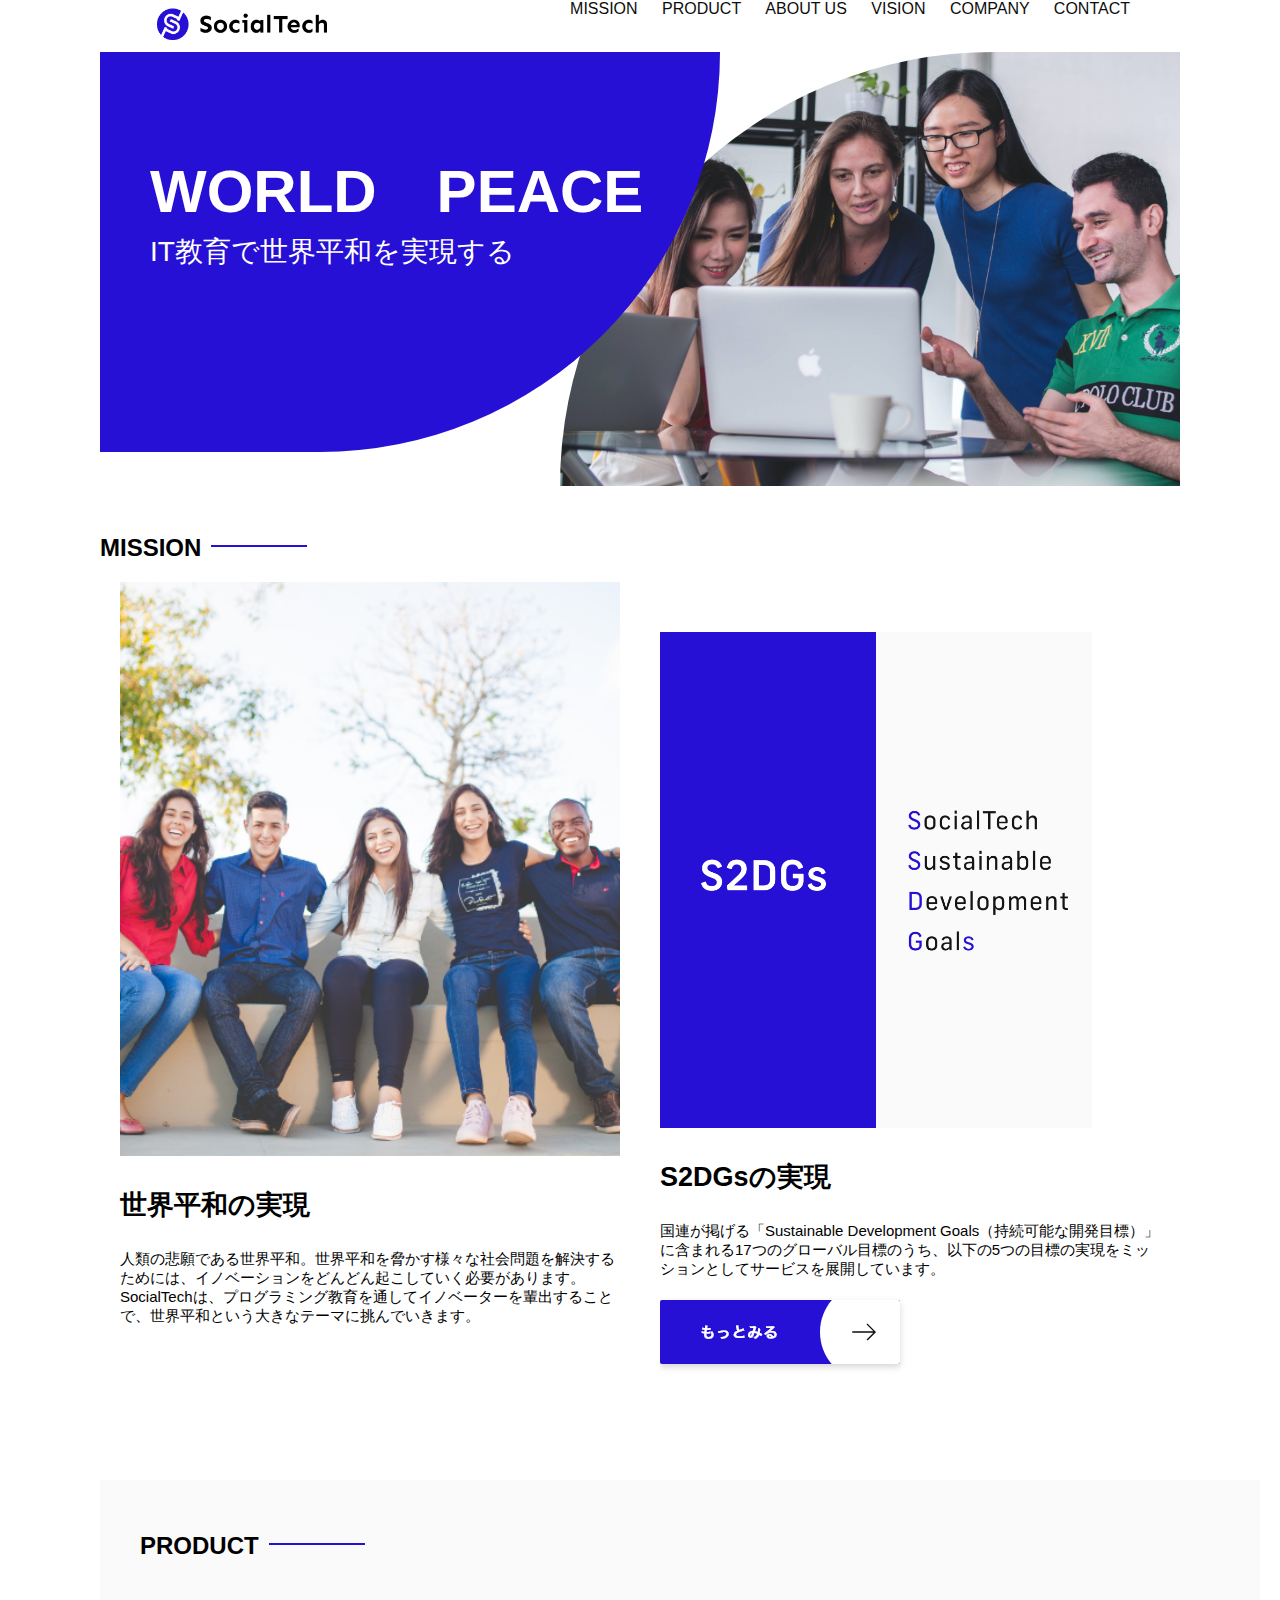
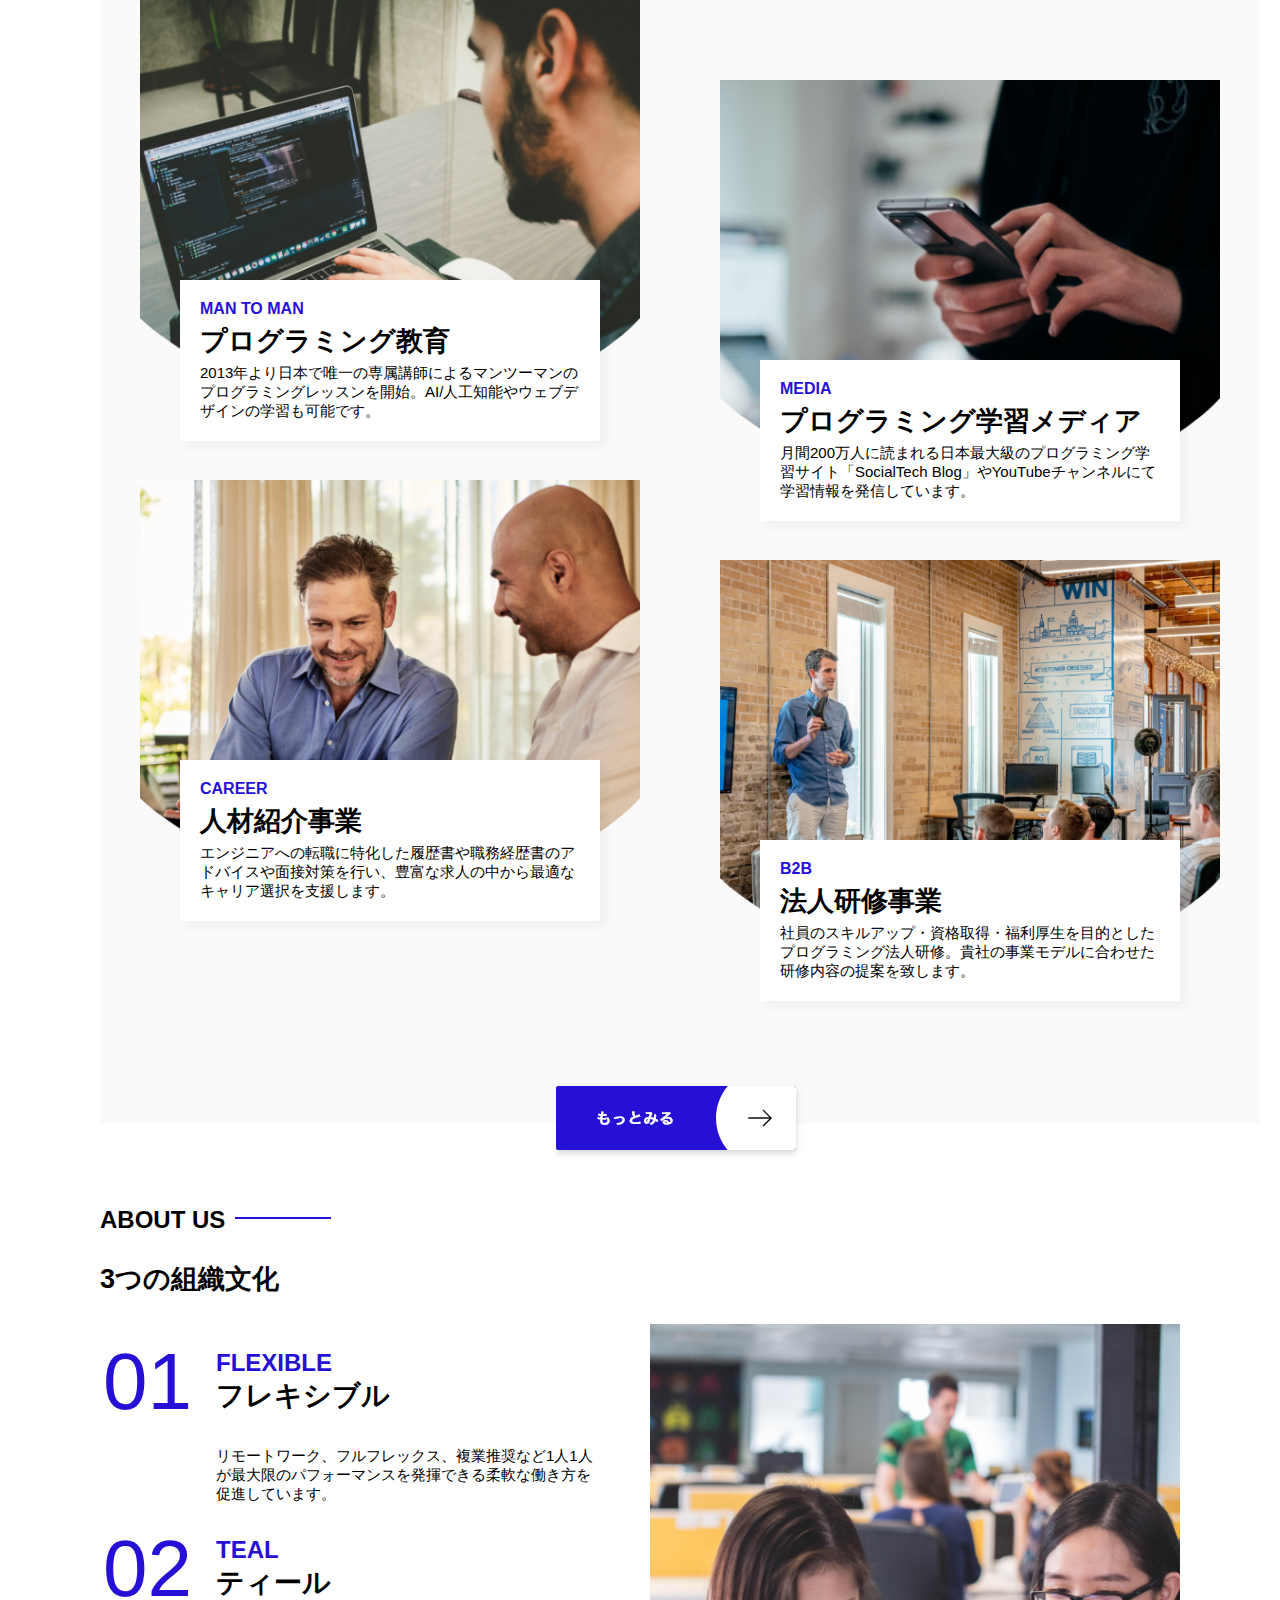
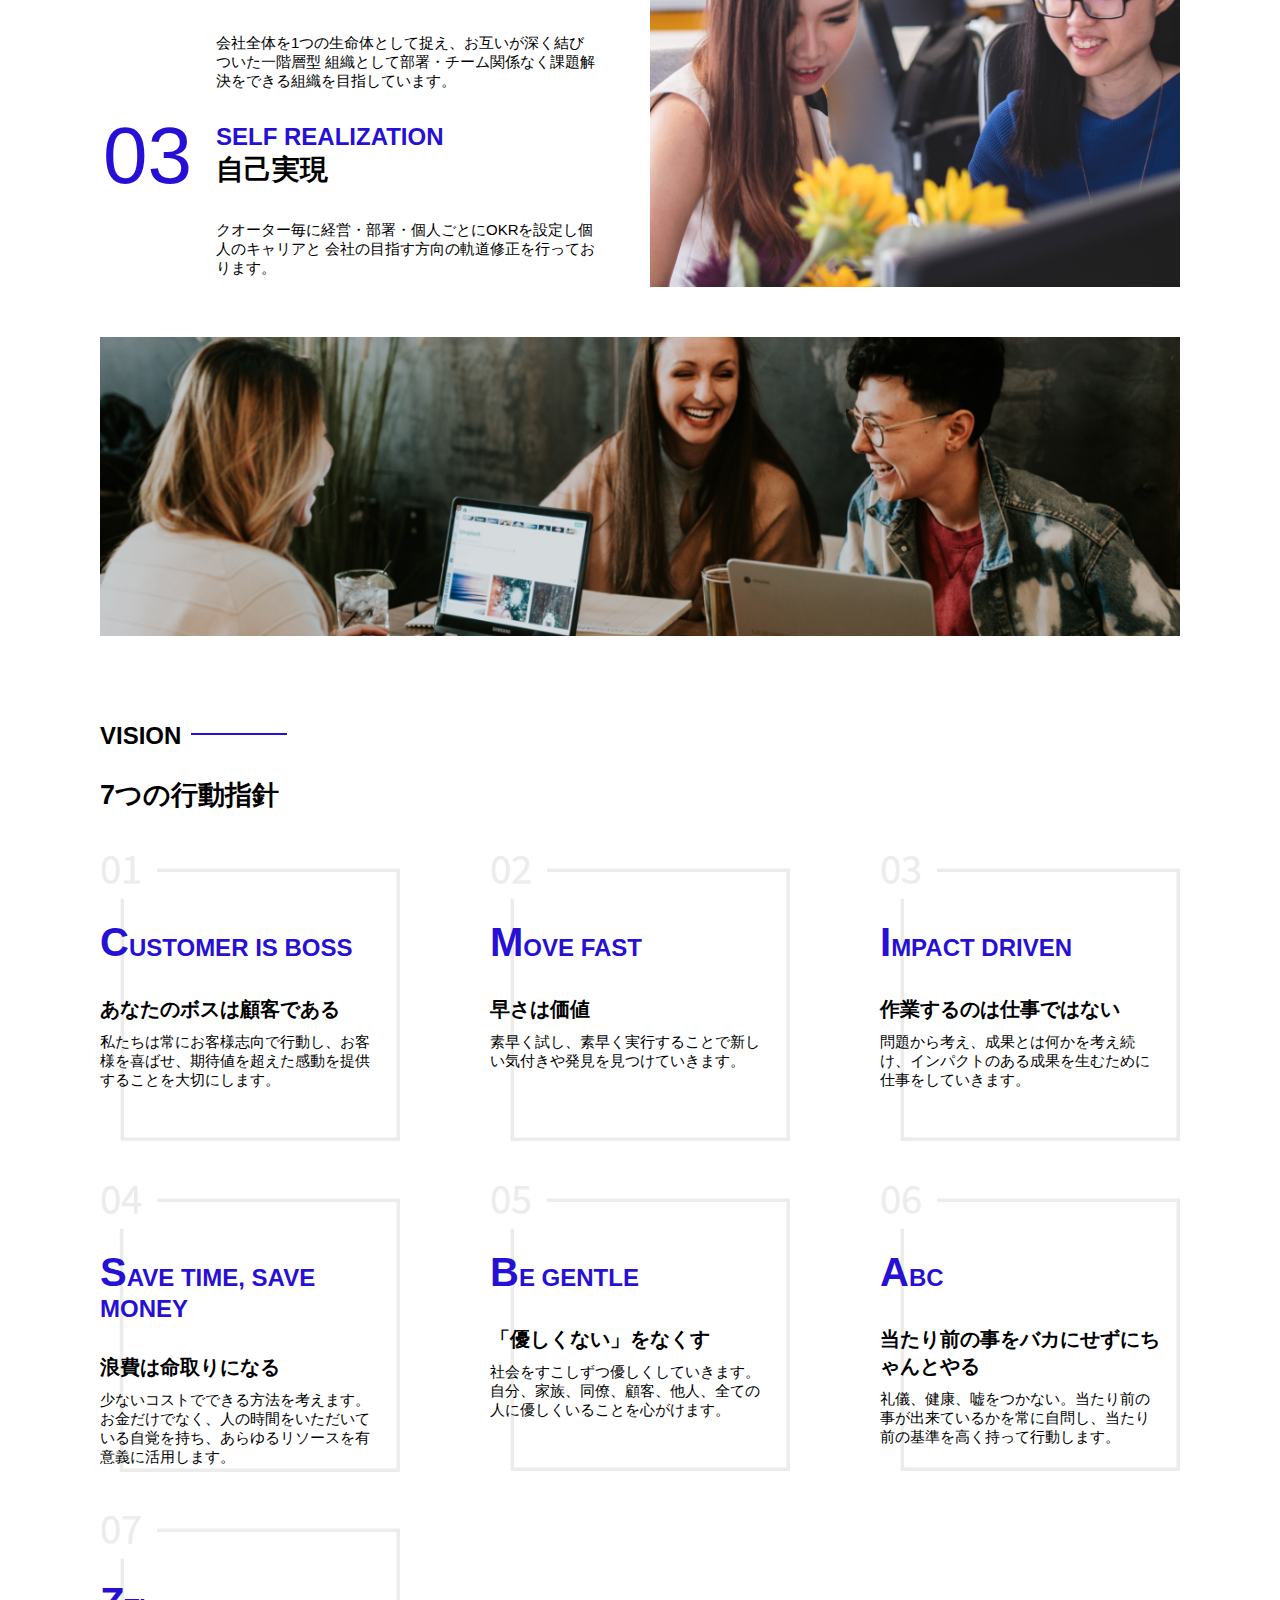
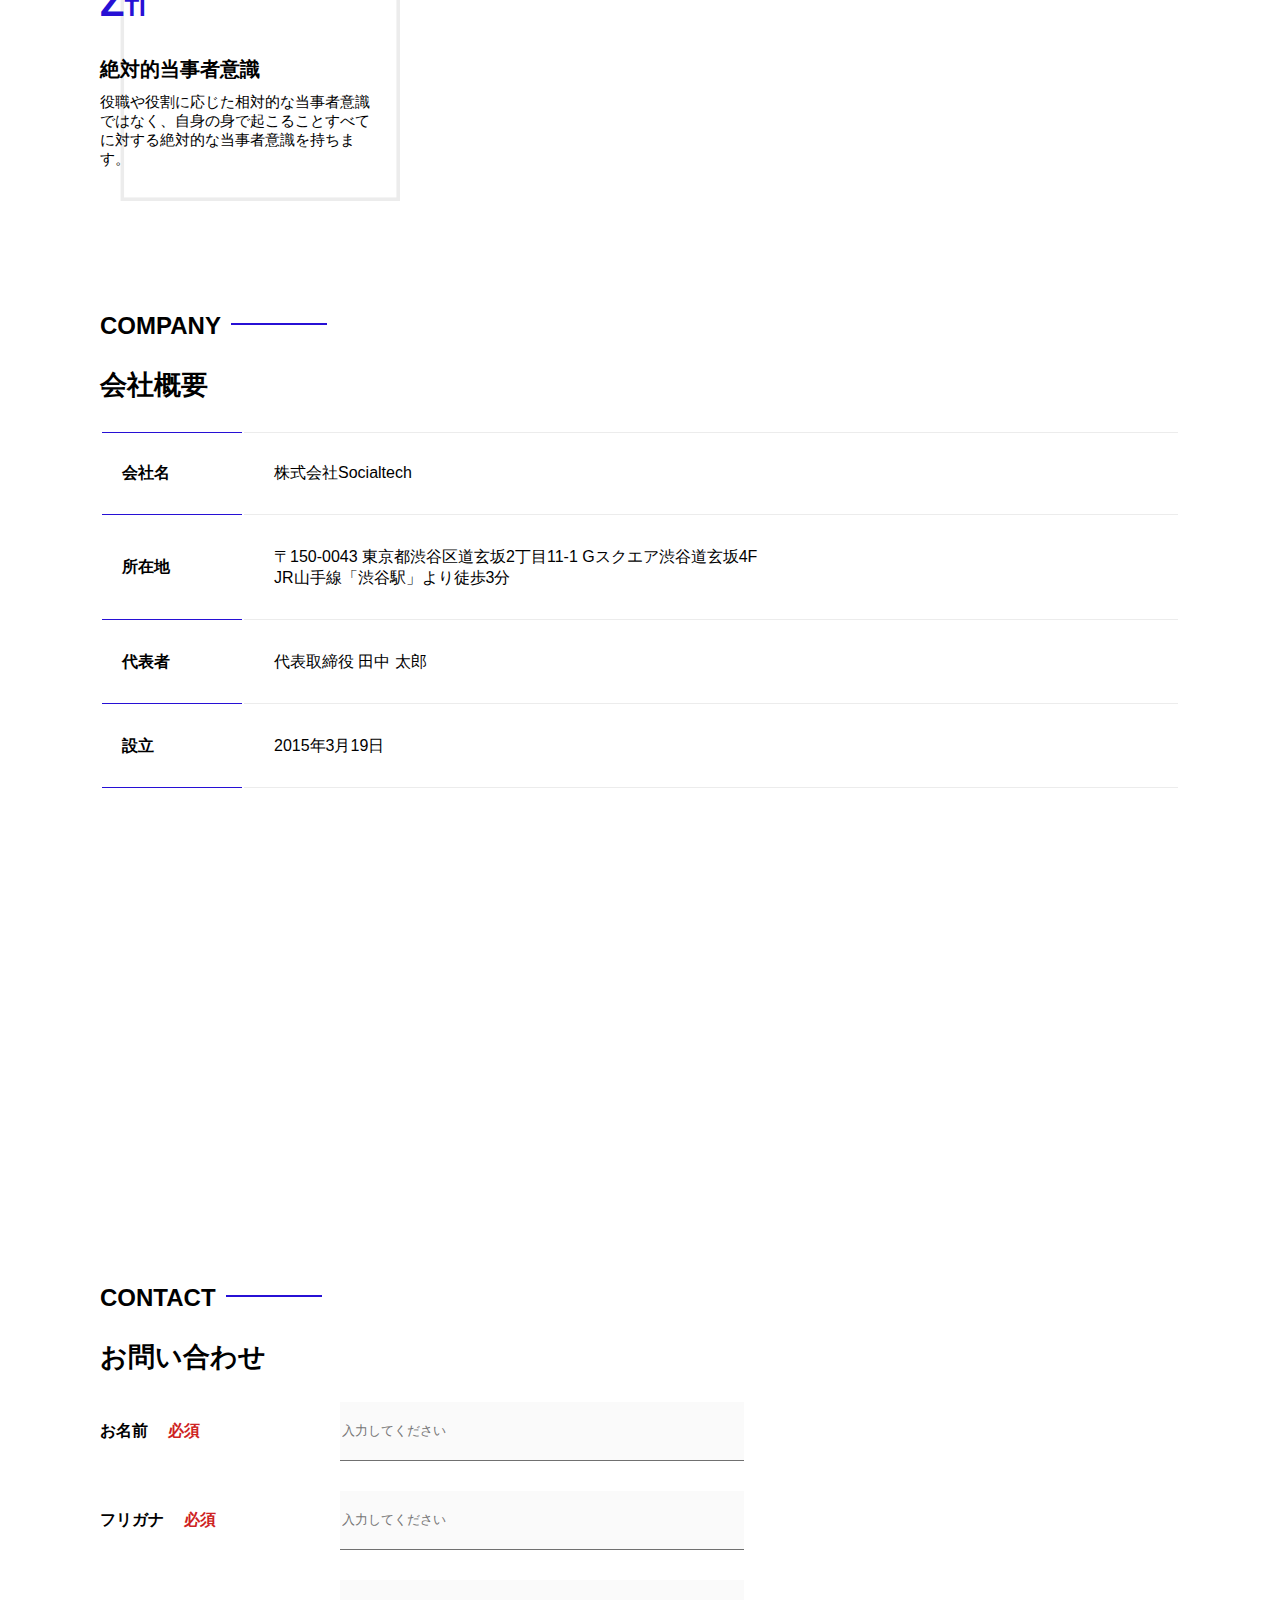
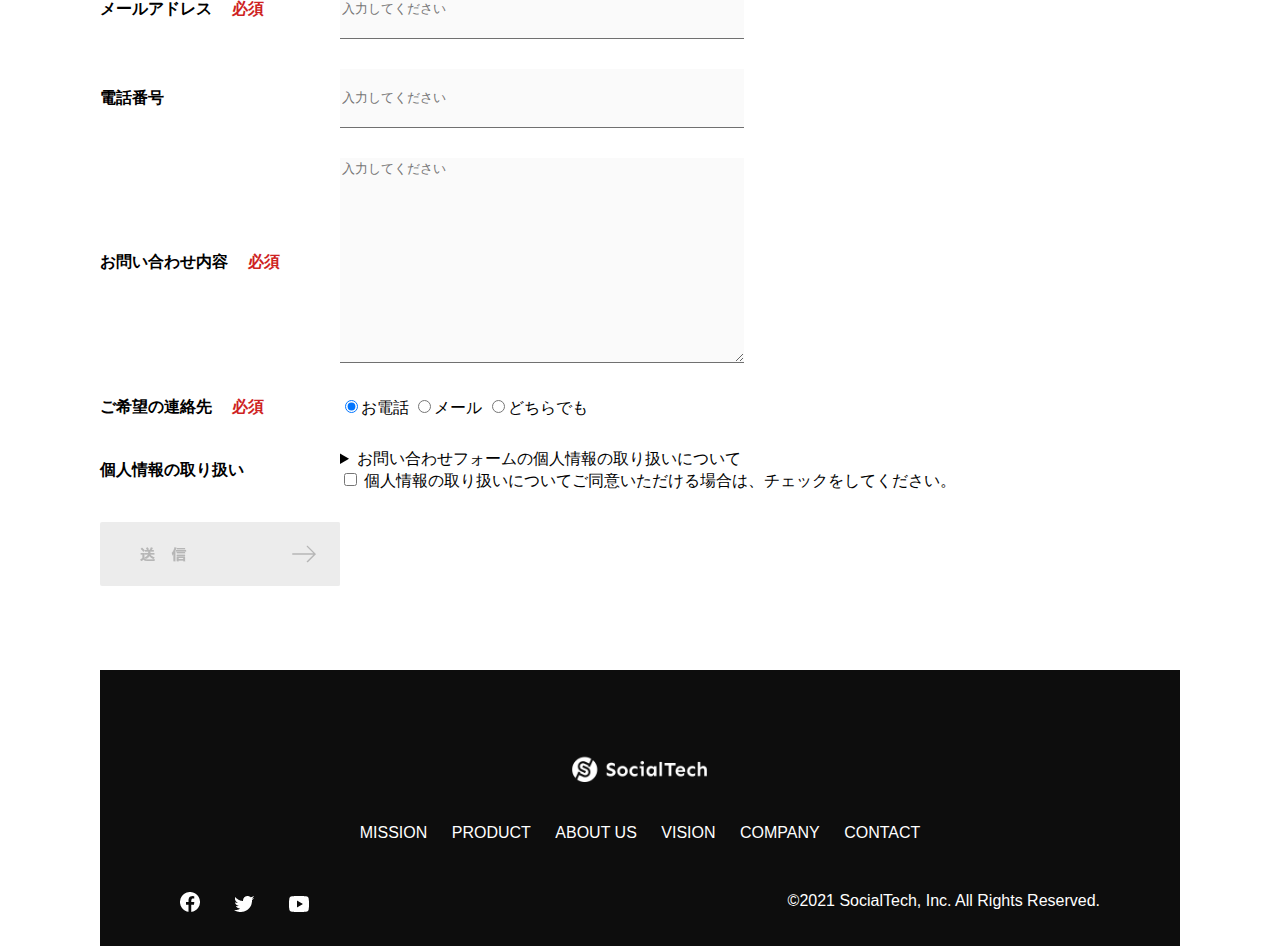
<file: index.html>
<!DOCTYPE html>
<html>
    <head>
        <title>SocialTech</title>
        <meta charset="utf-8">
        <meta description="SocialTechはEdTech業界のリーディングカンパニーを目指します。">
        <meta name="viewport" content="width=device-width,initial-scale=1.0">
            <link rel="stylesheet" href="style.css">
            <style>
                img:not([alt]) {
                  border: 10px solid red;
                }
              </style>
    </head>

    <body>
        <!--　ヘッダー　-->
        <header>
            <!--　ロゴ　-->
            <a href="index.html" id="logo"><img src="images/logo.png" alt="トップページに戻る"></a>

            <!--　PC用ナビゲーション　-->
            <nav id="nav-pc">
                <a href="mission.html">MISSION</a>
                <a href="product.html">PRODUCT</a>
                <a href="index.html#aboutus">ABOUT US</a>
                <a href="index.html#vision">VISION</a>
                <a href="index.html#company">COMPANY</a>
                <a href="index.html#contact">CONTACT</a>
            </nav>
            <!-- スマホ用メニューボタン -->
            <img id="menu-sp" src="images/button-menu.png" alt="ナビゲーションを開く" onclick="document.getElementById('nav-sp').style.display = 'block'">
            <!-- スマホ用ナビゲーション -->
            <nav id="nav-sp">
                <img id="close" src="images/button-close.png" alt="ナビゲーションを閉じる" onclick="document.getElementById('nav-sp').style.display = 'none'">
                <a id="logo-sp" href="index.html" onclick="document.getElementById('nav-sp').style.display = 'none'"><img
                    src="images/logo-sp.png" alt="トップページに戻る"></a>
                <a class="menu" href="mission.html" onclick="document.getElementById('nav-sp').style.display = 'none'">MISSION</a>
                <a class="menu" href="product.html" onclick="document.getElementById('nav-sp').style.display = 'none'">PRODUCT</a>
                <a class="menu" href="index.html#aboutus" onclick="document.getElementById('nav-sp').style.display = 'none'">ABOUT US</a>
                <a class="menu" href="index.html#vision" onclick="document.getElementById('nav-sp').style.display = 'none'">VISION</a>
                <a class="menu" href="index.html#company" onclick="document.getElementById('nav-sp').style.display = 'none'">COMPANY</a>
                <a class="menu" href="index.html#contact" onclick="document.getElementById('nav-sp').style.display = 'none'">CONTACT</a>
                <div id="sns">
                    <a href="https://www.facebook.com/sejuku2013"><img src="images/button-facebook.png" alt="Facebookのリンク"></a>
                    <a href="https://twitter.com/samuraijuku"><img src="images/button-twitter.png" alt="Twitterのリンク"></a>
                    <a href="https://www.youtube.com/channel/UCCFOQO5aDK0xXam4cUQXT8g"><img src="images/button-youtube.png" alt="Youtubeのリンク"></a>
                </div>
            </nav>
        </header>
            <main>
                <article>
                    <!--　メインビジュアル　-->
                    <section id="main-visual">
                        <div id="main-message">
                            <h1>WORLD　PEACE</h1>
                        <p>IT教育で世界平和を実現する</p>
                        </div>
                        <img src="images/index/index-main.png" alt="PCの周りに集まる多国籍の仲間たち">
                    </section>

                        <!--　ミッション　-->
                        <section id="mission">
                            <h2 class="index-h2">MISSION</h2>
                            <div id="mission-flex">
                             <div>
                                 <img id="mission-photo" src="images/index/index-mission.png" alt="屋外のベンチで写真を撮影する多国籍の仲間たち">
                                 <h3>世界平和の実現</h3>
                                 <P>
                                    人類の悲願である世界平和。世界平和を脅かす様々な社会問題を解決するためには、イノベーションをどんどん起こしていく必要があります。SocialTechは、プログラミング教育を通してイノベーターを輩出することで、世界平和という大きなテーマに挑んでいきます。
                                 </P>
                             </div>
                             <div>
                                 <img id="s2dgs" src="images/index/s2dgs.png" alt="S2DGs">
                                 <h3>S2DGsの実現</h3>
                                 <p>
                                    国連が掲げる「Sustainable Development Goals（持続可能な開発目標）」に含まれる17つのグローバル目標のうち、以下の5つの目標の実現をミッションとしてサービスを展開しています。
                                 </p>
                                 <a href="mission.html">
                                     <img src="images/button-more.png" alt="もっとみる">
                                 </a>
                             </div>
                            </div>
                        </section>

                        <!--　プロダクト　-->
                        <section id="product">
                            <h2 class="index-h2">PRODUCT</h2>

                            <div>
                                <!--　プロダクト左側　-->
                                <div id="product-left">
                                    <div>
                                        <img class="product-photo" src="images/index/index-mantoman.png" alt="PCでコードを書く男性">
                                        <div class="product-explain">
                                            <span>MAN TO MAN</span>
                                            <h3>プログラミング教育</h3>
                                            <p>2013年より日本で唯一の専属講師によるマンツーマンのプログラミングレッスンを開始。AI/人工知能やウェブデザインの学習も可能です。</p>
                                        </div>
                                    </div>
                                    <div>
                                        <img class="product-photo" src="images/index/index-career.png" alt="笑顔で話し合う2人の男性">
                                        <div class="product-explain">
                                            <span>CAREER</span>
                                            <h3>人材紹介事業</h3>
                                            <p>エンジニアへの転職に特化した履歴書や職務経歴書のアドバイスや面接対策を行い、豊富な求人の中から最適なキャリア選択を支援します。</p>
                                        </div>
                                    </div>
                                </div>
                                <!--　プロダクト右側　-->
                                <div id="product-right">
                                    <div>
                                        <img class="product-photo" src="images/index/index-media.png" alt="スマートフォンを操作する人">
                                        <div class="product-explain">
                                            <span>MEDIA</span>
                                            <h3>プログラミング学習メディア</h3>
                                            <p>月間200万人に読まれる日本最大級のプログラミング学習サイト「SocialTech Blog」やYouTubeチャンネルにて学習情報を発信しています。</p>
                                        </div>
                                    </div>
                                    <div>
                                        <img class="product-photo" src="images/index/index-b2b.png" alt="講演中の男性とそれを聴く人々">
                                        <div class="product-explain">
                                            <span>B2B</span>
                                            <h3>法人研修事業</h3>
                                            <p>社員のスキルアップ・資格取得・福利厚生を目的としたプログラミング法人研修。貴社の事業モデルに合わせた研修内容の提案を致します。</p>
                                        </div>
                                    </div>
                                </div>
                            </div>
                            <div>
                                <a id="product-more" href="product.html">
                                    <img src="images/button-more.png" alt="もっとみる">
                                </a>
                            </div>     
                        </section>

                        <!---ABOUT US-->
                        <section id="aboutus">
                            <h2 class="index-h2">ABOUT US</h2>
                            <h3>3つの組織文化</h3>
                            <div>
                                <!--　表　-->
                                <table class="culture-table">
                                    <tr>
                                        <td>
                                            <span class="culture-num">01</span>
                                        </td>
                                        <td>
                                            <span class="culture-en">FLEXIBLE</span>
                                            <span class="culture-jp">フレキシブル</span>
                                        </td>
                                    </tr>
                                    <tr>
                                        <td>
                                            <!--空のセル-->
                                        </td>
                                        <td>
                                            <p class="culture-description">
                                                リモートワーク、フルフレックス、複業推奨など1人1人が最大限のパフォーマンスを発揮できる柔軟な働き方を促進しています。
                                            </p>
                                        </td>
                                    </tr>
                                    <tr>
                                        <td>
                                            <span class="culture-num">02</span>
                                        </td>
                                        <td>
                                            <span class="culture-en">TEAL</span>
                                            <span class="culture-jp">ティール</span>
                                        </td>
                                    </tr>
                                    <tr>
                                        <td>
                                            <!--空のセル-->
                                        </td>
                                        <td>
                                            <p class="culture-description">
                                                会社全体を1つの生命体として捉え、お互いが深く結びついた一階層型
                                                組織として部署・チーム関係なく課題解決をできる組織を目指しています。
                                            </p>
                                        </td>
                                    </tr>
                                    <tr>
                                        <td>
                                            <span class="culture-num">03</span>
                                        </td>
                                        <td>
                                            <span class="culture-en">SELF REALIZATION</span>
                                            <span class="culture-jp">自己実現</span>
                                        </td>
                                    </tr>
                                    <tr>
                                        <td>
                                            <!--空のセル-->
                                        </td>
                                        <td>
                                            <p class="culture-description">
                                                クオーター毎に経営・部署・個人ごとにOKRを設定し個人のキャリアと
                                                会社の目指す方向の軌道修正を行っております。
                                            </p>
                                        </td>
                                    </tr>
                                </table>
                                    <img class="culture-img" src="images/index/index-aboutus1.png" alt="笑顔で話し合う2人の女性">
                            </div>
                                <img class="culture-img2" src="images/index/index-aboutus2.png" alt="笑顔で話し合う3人の男女">
                        </section>

                        <!-- VISION -->
                        <section id="vision">
                            <h2 class="index-h2">VISION</h2>
                            <h3>7つの行動指針</h3>
                            <div>
                              <div class="vision-box">
                                <img src="images/index/vision-01.png" alt="01">
                                <span>
                                  <h4>CUSTOMER IS BOSS</h4>
                                  <h5>あなたのボスは顧客である</h5>
                                  <p>私たちは常にお客様志向で行動し、お客様を喜ばせ、期待値を超えた感動を提供することを大切にします。</p>
                                </span>
                              </div>
                               <div class="vision-box">
                                 <img src="images/index/vision-02.png" alt="02">
                                 <span>
                                   <h4>MOVE FAST</h4>
                                   <h5>早さは価値</h5>
                                   <p>素早く試し、素早く実行することで新しい気付きや発見を見つけていきます。</p>
                                 </span>
                               </div>
                               <div class="vision-box">
                                 <img src="images/index/vision-03.png" alt="03">
                                 <span>
                                   <h4>IMPACT DRIVEN</h4>
                                   <h5>作業するのは仕事ではない</h5>
                                   <p>問題から考え、成果とは何かを考え続け、インパクトのある成果を生むために仕事をしていきます。</p>
                                 </span>
                               </div>
                               <div class="vision-box">
                                 <img src="images/index//vision-04.png" alt="04">
                                 <span>
                                   <h4>SAVE TIME, SAVE MONEY</h4>
                                   <h5>浪費は命取りになる</h5>
                                   <p>少ないコストでできる方法を考えます。お金だけでなく、人の時間をいただいている自覚を持ち、あらゆるリソースを有意義に活用します。</p>
                                 </span>
                               </div>
                               <div class="vision-box">
                                 <img src="images/index/vision-05.png" alt="05">
                                 <span>
                                   <h4>BE GENTLE</h4>
                                   <h5>「優しくない」をなくす</h5>
                                   <p>社会をすこしずつ優しくしていきます。自分、家族、同僚、顧客、他人、全ての人に優しくいることを心がけます。</p>
                                 </span>
                               </div>
                               <div class="vision-box">
                                 <img src="images/index/vision-06.png" alt="06">
                                 <span>
                                   <h4>ABC</h4>
                                   <h5>当たり前の事をバカにせずにちゃんとやる</h5>
                                   <p>礼儀、健康、嘘をつかない。当たり前の事が出来ているかを常に自問し、当たり前の基準を高く持って行動します。</p>
                                 </span>
                               </div>
                               <div class="vision-box">
                                 <img src="images/index/vision-07.png" alt="07">
                                 <span>
                                   <h4>ZTI</h4>
                                   <h5>絶対的当事者意識</h5>
                                   <p>役職や役割に応じた相対的な当事者意識ではなく、自身の身で起こることすべてに対する絶対的な当事者意識を持ちます。</p>
                                 </span>
                               </div>
                            </div>
                        </section>

                        <!-- COMPANY -->
                        <section id="company">
                            <h2 class="index-h2">COMPANY</h2>
                            <h3>会社概要</h3>
                                <table id="company-table">
                                    <tr>
                                        <th class="tableheader-first">会社名</th>
                                        <td class="cell-first">株式会社Socialtech</td>
                                    </tr>
                                    <tr>
                                        <th class="tableheader">所在地</th>
                                        <td class="cell">〒150-0043 東京都渋谷区道玄坂2丁目11-1 Gスクエア渋谷道玄坂4F<br>JR山手線「渋谷駅」より徒歩3分</td>
                                    </tr>
                                    <tr>
                                        <th class="tableheader">代表者</th>
                                        <td class="cell">代表取締役 田中 太郎</td>
                                    </tr>
                                    <tr>
                                        <th class="tableheader">設立</th>
                                        <td class="cell">2015年3月19日</td>
                                    </tr>
                                </table>
                                <iframe src="https://www.google.com/maps/embed?pb=!1m18!1m12!1m3!1d3241.774249905012!2d139.6940381652582!3d35.6579332301997!2m3!1f0!2f0!3f0!3m2!1i1024!2i768!4f13.1!3m3!1m2!1s0x6018f5209bb80c49%3A0x7abbc1a9d7d575eb!2z5qCq5byP5Lya56S-U0FNVVJBSQ!5e0!3m2!1sja!2sjp!4v1651300512917!5m2!1sja!2sjp" width="600" height="450" style="border:0;" allowfullscreen="" loading="lazy" referrerpolicy="no-referrer-when-downgrade"></iframe>
                        </section>

                        <!-- お問い合わせフォーム -->
                        <section id="contact">
                            <h2 class="index-h2">CONTACT</h2>
                            <h3>お問い合わせ</h3>
                            <!-- STATIC FORMSのフォームタグ -->
                            <form action="https://api.staticforms.xyz/submit" method="post">
                                    <input type="text" name="honeypot" style="display:none">
                                    <input type="hidden" name="accessKey" value="07d17af6-0ebc-4032-b6d3-e596e078727b">
                                    <input type="hidden" name="subject" value="お問い合わせフォーム" />
                                    <input type="hidden" name="replyTo" value="office@ideal.fem.jp">
                                    <input type="hidden" name="redirectTo" value="">
                                
                             <div>
                                <div class="contact-heading">
                                    <label class="contact-label">お名前<span class="contact-span">必須</span></label>
                                </div>
                                <div class="contact-form">
                                    <input type="text" name="name" placeholder="入力してください" class="contact-textbox">
                                </div>
                             </div>
                             <div>
                                <div class="contact-heading">
                                    <label class="contact-label">フリガナ<span class="contact-span">必須</span></label>
                                </div>
                                <div class="contact-form">
                                    <input type="text" name="hurigana" placeholder="入力してください" class="contact-textbox">
                                </div>
                             </div>
                             <div>
                                <div class="contact-heading">
                                    <label class="contact-label">メールアドレス<span class="contact-span">必須</span></label>
                                </div>
                                <div class="contact-form">
                                    <input type="text" name="email" placeholder="入力してください" class="contact-textbox">
                                </div>
                             </div>
                             <div>
                                <div class="contact-heading">
                                    <label class="contact-label">電話番号</label>
                                </div>
                                <div class="contact-form">
                                    <input type="text" name="tel" placeholder="入力してください" class="contact-textbox">
                                </div>
                             </div>
                             <div>
                                 <div class="contact-heading">
                                     <label class="contact-label">お問い合わせ内容<span class="contact-span">必須</span></label>
                                 </div>
                                 <div>
                                     <textarea class="contact-textarea" placeholder="入力してください" name="message"></textarea>
                                 </div>
                             </div>
                             <div>
                                 <div class="contact-heading">
                                     <label class="contact-label">ご希望の連絡先<span class="contact-span">必須</span></label>
                                 </div>
                                 <div>
                                     <input class="radiobutton" type="radio" value="tel" name="contact" checked><label>お電話</label>
                                     <input class="radiobutton" type="radio" value="mail" name="contact"><label>メール</label>
                                     <input class="radiobutton" type="radio" value="both" name="contact"><label>どちらでも</label>
                                 </div>
                             </div>
                             <div>
                                 <div class="contact-heading">
                                     <label class="contact-label">個人情報の取り扱い</label>
                                 </div>
                                 <div>
                                     <details>
                                         <summary>お問い合わせフォームの個人情報の取り扱いについて</summary>
                                         <div>
                                            <span>１．組織の名称又は氏名</span><br>
                                            株式会社SocialTech<br><br>
                                            <span>２．個人情報保護管理者（若しくはその代理人）の氏名又は職名、所属及び連絡先
                                              鈴木 一郎 コーポレート部</span><br>
                                            メールアドレス：support@socialtech.net<br>
                                            TEL：03-xxxx-xxxx<br>
                                            <span>３．個人情報の利用目的</span><br>
                                            ・本サービス及び本サービスに関連する情報の提供又はそれらに関する連絡のため<br>
                                            ・ユーザーの本人確認のため<br>
                                            ・当社サービスのご案内のため<br>
                                            ・当社の商品等の広告または宣伝（電子メールによるものを含むものとします。）<br><br>
                                            <span>４．個人情報の取り扱い業務の委託</span><br>
                                            個人情報の取扱業務の全部または一部を外部に業務委託する場合があります。<br>
                                            その際、弊社は、個人情報を適切に保護できる管理体制を敷き実行していることを条件として<br>
                                            委託先を厳選したうえで、機密保持契約を委託先と締結し、お客様の個人情報を厳密に管理させます。<br><br>
                                            <span>５．個人情報の開示等の請求</span><br>
                                            お客様は、弊社に対してご自身の個人情報の開示等（利用目的の通知、開示、内容の訂正・追加・削除、利用の停止または消去、第三者への提供の停止）に関して、当社問合わせ窓口に申し出ることができます。<br>
                                            その際、弊社はお客様ご本人を確認させていただいたうえで、合理的な期間内に対応いたします。<br><br>
                                            なお、個人情報に関する弊社問合わせ先は、次の通りです。<br><br>
                                            株式会社SocialTech　個人情報問合せ窓口<br>
                                            〒150-0043　東京都渋谷区道玄坂2丁目11-1 Ｇスクエア渋谷道玄坂 4F<br>
                                            メールアドレス：support@socialtech.net　TEL：03-xxxx-xxxx<br><br>
                                            <span>６．個人情報を提供されることの任意性について</span><br><br>
                                            お客様がご自身の個人情報を弊社に提供されるか否かは、お客様のご判断によりますが、もしご提供されない場合には、適切なサービスが提供できない場合がありますので予めご了承ください。
                                          </div>
                                     </details>
                                     <input type="checkbox" name="agree">
                                     <span>個人情報の取り扱いについてご同意いただける場合は、チェックをしてください。</span>
                                 </div>
                             </div>
                                <input type="image" value="Submit" src="images/button-submit.png" alt="送信する">

                            </form>
                        </section>

                </article>
                <!--　フッター　-->
                <footer>
                    <div id="footer-logo">
                        <img src="images/logo-sp.png" alt="SocialTech">
                    </div>
                        <div id="footer-link">
                            <a href="mission.html">MISSION</a>
                            <a href="product.html">PRODUCT</a>
                            <a href="index.html#adoutus">ABOUT US</a>
                            <a href="index.html#vision">VISION</a>
                            <a href="index.html#conmpany">COMPANY</a>
                            <a href="index.html#contact">CONTACT</a>
                        </div>
                        <div id="sns-footer">
                            <a href="https://www.facebook.com/sejuku2013"><img src="images/button-facebook.png" alt="Facebookのリンク"></a>
                            <a href="https://twitter.com/samuraijuku"><img src="images/button-twitter.png" alt="Twitterのリンク"></a>
                            <a href="https://www.youtube.com/channel/UCCFOQO5aDK0xXam4cUQXT8g"><img src="images/button-youtube.png" alt="Toutubeのリンク"></a>
                                <span id="copyright">&copy;2021 SocialTech, Inc. All Rights Reserved. </span>
                        </div>
                </footer>
            </main>

    </body>
</html>
</file>
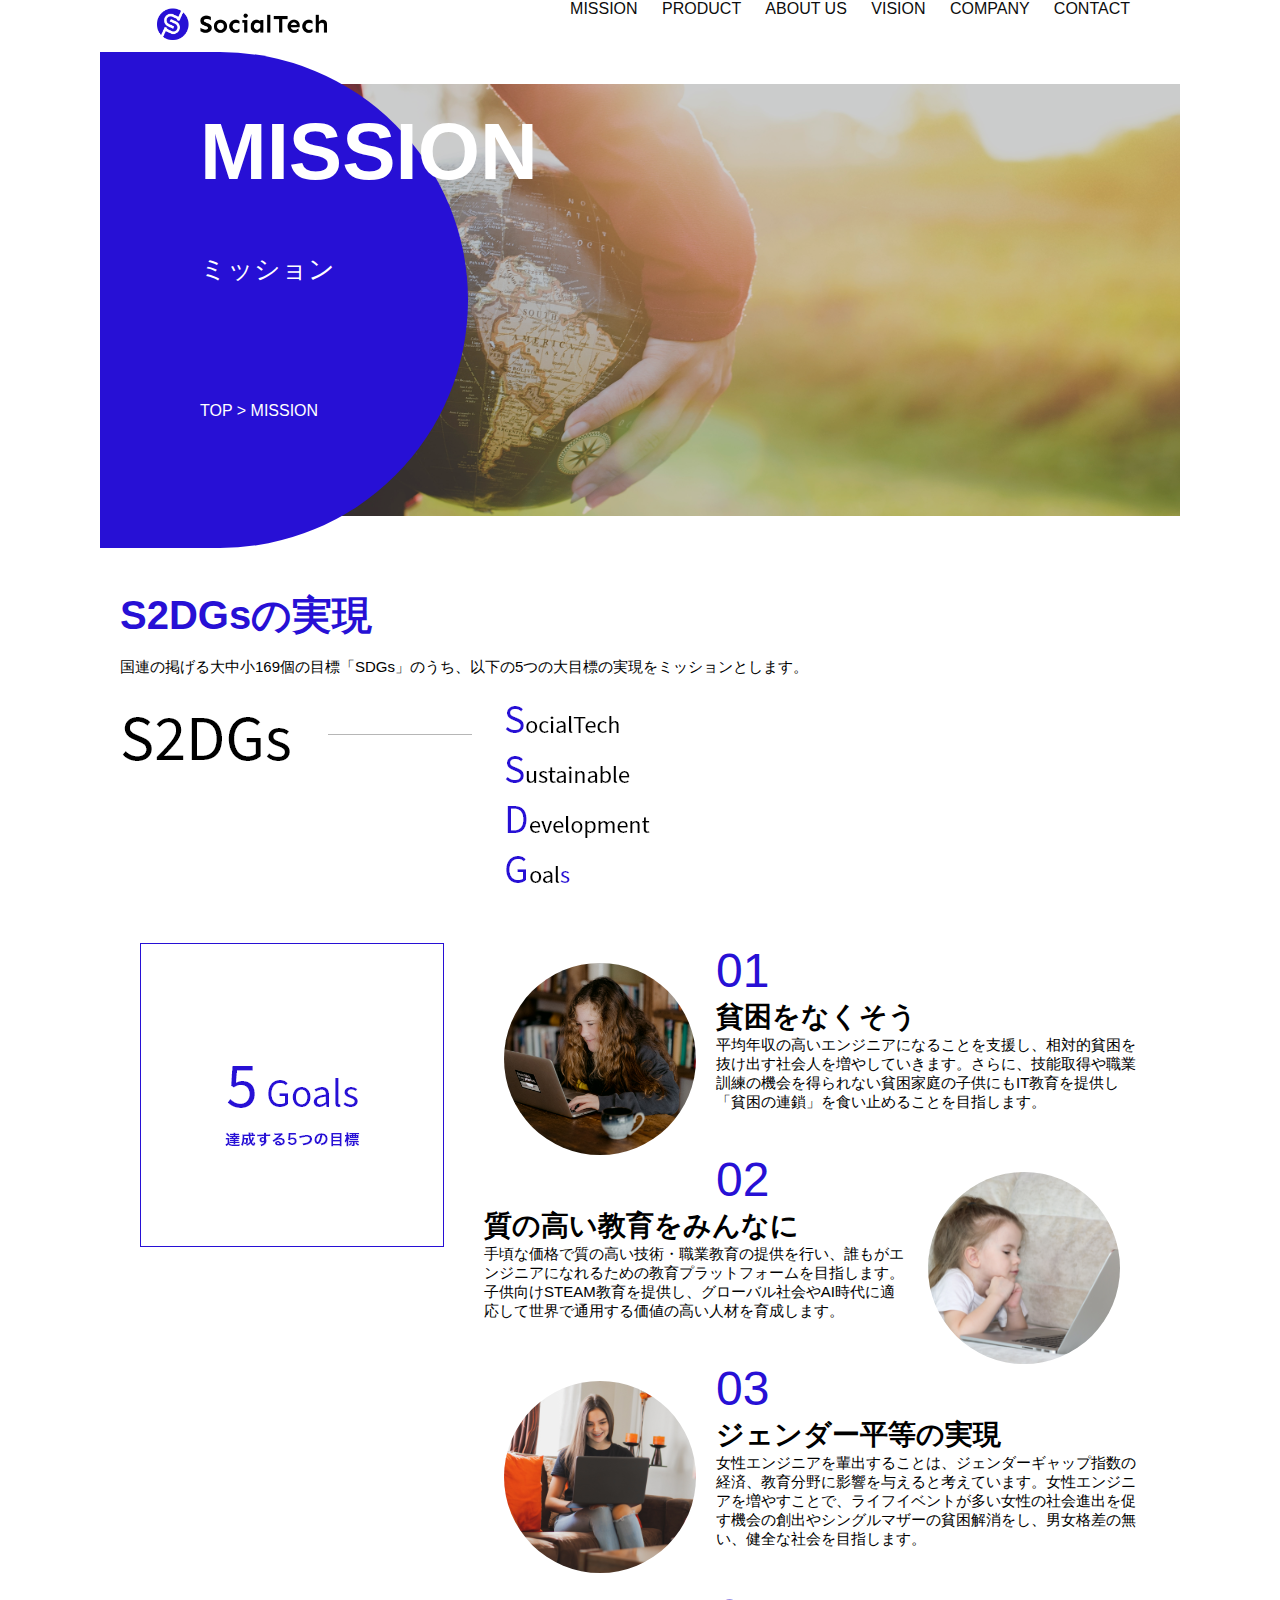
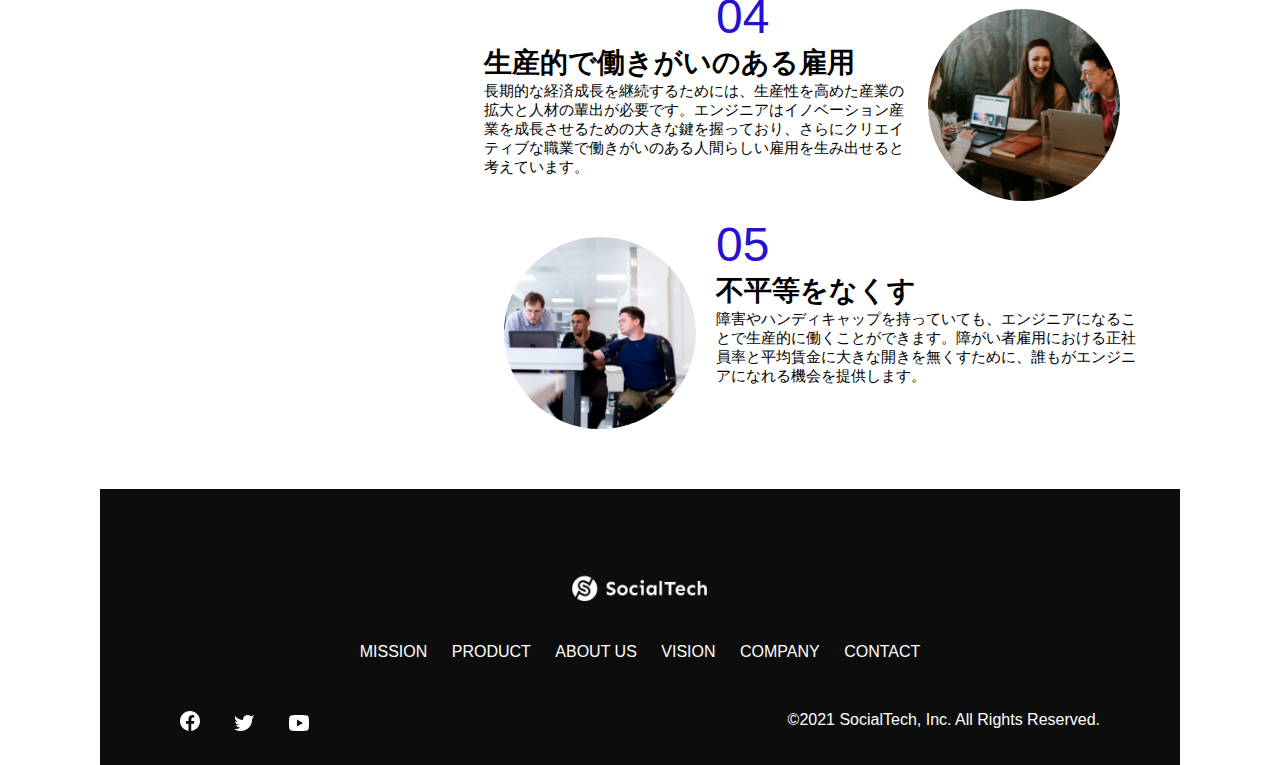
<file: mission.html>
<!DOCTYPE html>
<html>
    <head>
        <title>SocialTech - MISSION ミッション -</title>
        <meta charset="utf-8">
        <meta description="SocialTechが目指す5つの目標（S2DGs）を紹介します">
        <meta name="viewport" content="width=device-width, initial-scale=1.0">
        <link rel="stylesheet" href="style.css">
        <style>
          img:not([alt]) {
            border: 10px solid red;
          }
        </style>
    </head>

    <body>
        <!-- ヘッダー　-->
        <header>
            <!--　ロゴ　-->
            <a href="index.html" id="logo"><img src="images/logo.png" alt="トップページに戻る"></a>
            
            <!-- PC用ナビゲーション -->
            <nav id="nav-pc">
              <a href="mission.html">MISSION</a>
              <a href="product.html">PRODUCT</a>
              <a href="index.html#aboutus">ABOUT US</a>
              <a href="index.html#vision">VISION</a>
              <a href="index.html#company">COMPANY</a>
              <a href="index.html#contact">CONTACT</a>
            </nav>
  
            <!-- スマホ用メニューボタン -->
             <img id="menu-sp" src="images/button-menu.png" alt="ナビゲーションを開く" onclick="document.getElementById('nav-sp').style.display = 'block'">
  
            <!-- スマホ用ナビゲーション -->
            <nav id="nav-sp">
             <img id="close" src="images/button-close.png" alt="ナビゲーションを閉じる" onclick="document.getElementById('nav-sp').style.display = 'none'">
             <a id="logo-sp" href="index.html" onclick="document.getElementById('nav-sp').style.display = 'none'"><img
                src="images/logo-sp.png" alt="トップページに戻る"></a>
                <a class="menu" href="mission.html" onclick="document.getElementById('nav-sp').style.display = 'none'">MISSION</a>
                <a class="menu" href="product.html" onclick="document.getElementById('nav-sp').style.display = 'none'">PRODUCT</a>
                <a class="menu" href="index.html#aboutus" onclick="document.getElementById('nav-sp').style.display = 'none'">ABOUT US</a>
                <a class="menu" href="index.html#vision" onclick="document.getElementById('nav-sp').style.display = 'none'">VISION</a>
                <a class="menu" href="index.html#company" onclick="document.getElementById('nav-sp').style.display = 'none'">COMPANY</a>
                <a class="menu" href="index.html#contact" onclick="document.getElementById('nav-sp').style.display = 'none'">CONTACT</a>
            <div id="sns">
                <a href="https://www.facebook.com/sejuku2013"><img src="images/button-facebook.png" alt="Facebookのリンク"></a>
                <a href="https://twitter.com/samuraijuku"><img src="images/button-twitter.png" alt="Twitterのリンク"></a>
                <a href="https://www.youtube.com/channel/UCCFOQO5aDK0xXam4cUQXT8g"><img src="images/button-youtube.png" alt="YouTubeのリンク"></a>
            </div>
            </nav>
        </header>
        <main>
            <article>
                <section id="mission-main">
                    <div id="mission-title">
                        <h1>MISSION</h1>
                        <span>ミッション</span>
                        <div>TOP > MISSION</div>
                    </div>
                </section>
                <section id="mission-s2dgs">
                    <h2 class="mission-h2">S2DGsの実現</h2>
                    <p>国連の掲げる大中小169個の目標「SDGs」のうち、以下の5つの大目標の実現をミッションとします。</p>
                    <img src="images/mission/mission-s2dgs.png" alt="S2DGs">
                </section>
                <section id="mission-5goals">
                    <div>
                      <img id="s2dgs-image" src="images/mission/mission-5goals.png" alt="5Goals">
                    </div>
                     <div>
                       <div>
                         <img class="fivegoals-image-left" src="images/mission/mission-5goals01.png" alt="PCを操作する女の子">
                         <span class="fivegoals-number">01</span>
                         <h3 class="fivegoals-h3">貧困をなくそう</h3>
                         <p class="fivegoals-p">
                           平均年収の高いエンジニアになることを支援し、相対的貧困を抜け出す社会人を増やしていきます。さらに、技能取得や職業訓練の機会を得られない貧困家庭の子供にもIT教育を提供し「貧困の連鎖」を食い止めることを目指します。
                         </p>
                       </div>
               
                       <div>
                         <img class="fivegoals-image-right" src="images/mission/mission-5goals02.png" alt="PCを見つめる小さい女の子">
                         <span class="fivegoals-number">02</span>
                         <h3 class="fivegoals-h3">質の高い教育をみんなに</h3>
                         <p class="fivegoals-p">
                           手頃な価格で質の高い技術・職業教育の提供を行い、誰もがエンジニアになれるための教育プラットフォームを目指します。子供向けSTEAM教育を提供し、グローバル社会やAI時代に適応して世界で通用する価値の高い人材を育成します。
                         </p>
                       </div>
               
                       <div>
                         <img class="fivegoals-image-left" src="images/mission/mission-5goals03.png" alt="PCを操作する女性">
                         <span class="fivegoals-number">03</span>
                         <h3 class="fivegoals-h3">ジェンダー平等の実現</h3>
                         <p class="fivegoals-p">
                           女性エンジニアを輩出することは、ジェンダーギャップ指数の経済、教育分野に影響を与えると考えています。女性エンジニアを増やすことで、ライフイベントが多い女性の社会進出を促す機会の創出やシングルマザーの貧困解消をし、男女格差の無い、健全な社会を目指します。
                         </p>
                       </div>
               
                       <div>
                         <img class="fivegoals-image-right" src="images/mission/mission-5goals04.png" alt="笑顔で話し合う3人の男女">
                         <span class="fivegoals-number">04</span>
                         <h3 class="fivegoals-h3">生産的で働きがいのある雇用</h3>
                         <p class="fivegoals-p">
                           長期的な経済成長を継続するためには、生産性を高めた産業の拡大と人材の輩出が必要です。エンジニアはイノベーション産業を成長させるための大きな鍵を握っており、さらにクリエイティブな職業で働きがいのある人間らしい雇用を生み出せると考えています。
                         </p>
                       </div>
               
                       <div>
                         <img class="fivegoals-image-left" src="images/mission/mission-5goals05.png" alt="障害を持つ男性が生き生きと働く様子">
                         <span class="fivegoals-number">05</span>
                         <h3 class="fivegoals-h3">不平等をなくす</h3>
                         <p class="fivegoals-p">
                           障害やハンディキャップを持っていても、エンジニアになることで生産的に働くことができます。障がい者雇用における正社員率と平均賃金に大きな開きを無くすために、誰もがエンジニアになれる機会を提供します。
                         </p>
                       </div>
                     </div>
                </section>
            </article>
            <footer>
                <div id="footer-logo">
                    <img src="images/logo-sp.png" alt="SocialTech">
                </div>
                <div id="footer-link">
                    <a href="mission.html">MISSION</a>
                    <a href="product.html">PRODUCT</a>
                    <a href="index.html#aboutus">ABOUT US</a>
                    <a href="index.html#vision">VISION</a>
                    <a href="index.html#company">COMPANY</a>
                    <a href="index.html#contact">CONTACT</a>
                </div>
                <div id="sns-footer">
                    <a href="https://www.facebook.com/sejuku2013"><img src="images/button-facebook.png" alt="Facebookのリンク"></a>
                    <a href="https://twitter.com/samuraijuku"><img src="images/button-twitter.png" alt="Twitterのリンク"></a>
                    <a href="https://www.youtube.com/channel/UCCFOQO5aDK0xXam4cUQXT8g"><img src="images/button-youtube.png" alt="YouTubeのリンク"></a>
                     <span id="copyright">&copy;2021 SocialTech, Inc. All Rights Reserved. </span>
                </div>
            </footer>
        </main>


    </body>
</html>
</file>
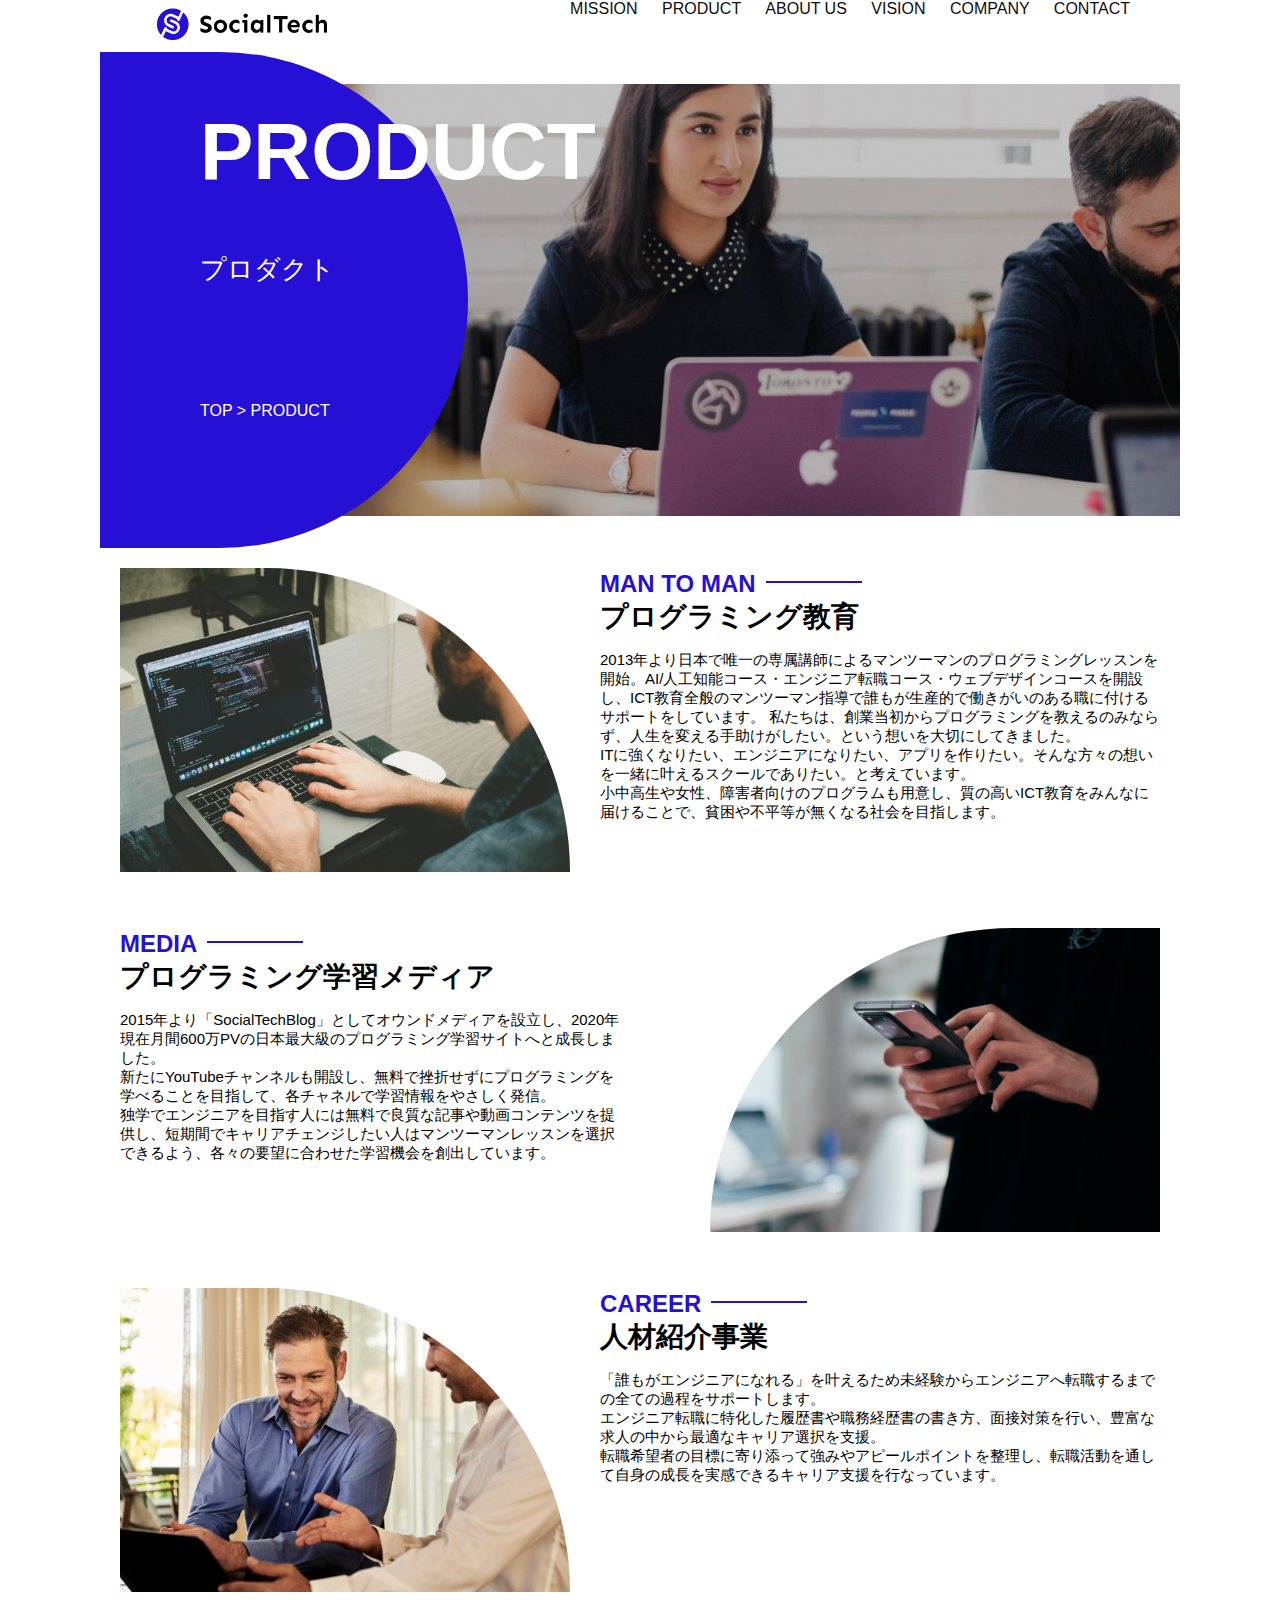
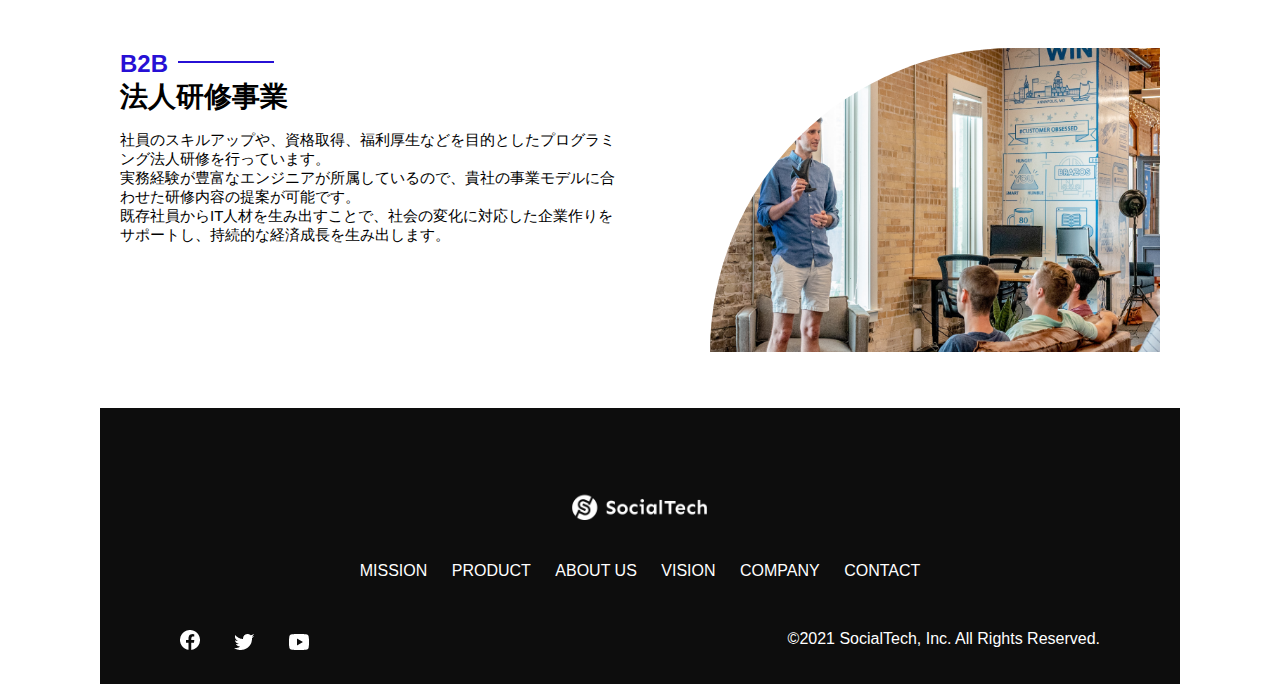
<file: product.html>
<!DOCTYPE html>
<html>
    <head>
        <title>SocialTech -PRODUCT プロダクト</title>
        <meta charset="utf-8">
        <meta description="SocialTechの4つのプロダクトを紹介します">
        <meta name="viewport" content="width=device-width, initial-scale=1.0">
        <link rel="stylesheet" href="style.css">
        <style>
            img:not([alt]) {
              border: 10px solid red;
            }
          </style>
    </head>

    <body>
        <!-- ヘッダー　-->
        <header>
            <!--　ロゴ　-->
            <a href="index.html" id="logo"><img src="images/logo.png" alt="トップページに戻る"></a>
            
            <!-- PC用ナビゲーション -->
            <nav id="nav-pc">
              <a href="mission.html">MISSION</a>
              <a href="product.html">PRODUCT</a>
              <a href="index.html#aboutus">ABOUT US</a>
              <a href="index.html#vision">VISION</a>
              <a href="index.html#company">COMPANY</a>
              <a href="index.html#contact">CONTACT</a>
            </nav>
  
            <!-- スマホ用メニューボタン -->
             <img id="menu-sp" src="images/button-menu.png" alt="ナビゲーションを開く" onclick="document.getElementById('nav-sp').style.display = 'block'">
  
            <!-- スマホ用ナビゲーション -->
            <nav id="nav-sp">
             <img id="close" src="images/button-close.png" alt="ナビゲーションを閉じる" onclick="document.getElementById('nav-sp').style.display = 'none'">
             <a id="logo-sp" href="index.html" onclick="document.getElementById('nav-sp').style.display = 'none'"><img
                src="images/logo-sp.png" alt="トップページに戻る"></a>
                <a class="menu" href="mission.html" onclick="document.getElementById('nav-sp').style.display = 'none'">MISSION</a>
                <a class="menu" href="product.html" onclick="document.getElementById('nav-sp').style.display = 'none'">PRODUCT</a>
                <a class="menu" href="index.html#aboutus" onclick="document.getElementById('nav-sp').style.display = 'none'">ABOUT US</a>
                <a class="menu" href="index.html#vision" onclick="document.getElementById('nav-sp').style.display = 'none'">VISION</a>
                <a class="menu" href="index.html#company" onclick="document.getElementById('nav-sp').style.display = 'none'">COMPANY</a>
                <a class="menu" href="index.html#contact" onclick="document.getElementById('nav-sp').style.display = 'none'">CONTACT</a>
            <div id="sns">
                <a href="https://www.facebook.com/sejuku2013"><img src="images/button-facebook.png" alt="Facebookのリンク"></a>
                <a href="https://twitter.com/samuraijuku"><img src="images/button-twitter.png" alt="Twitterのリンク"></a>
                <a href="https://www.youtube.com/channel/UCCFOQO5aDK0xXam4cUQXT8g"><img src="images/button-youtube.png" alt="YouTubeのリンク"></a>
            </div>
            </nav>
        </header>

        <main>
            <article>
                <section id="product-main">
                    <div id="product-title">
                        <h1>PRODUCT</h1>
                        <span>プロダクト</span>
                        <div>TOP > PRODUCT </div>
                    </div>
                </section>
                <section class="product-section1">
                    <img src="images/product/product-mantoman.png" alt="PCでコードを書く男性">
                    <div>
                        <h2 class="product-h2">MAN TO MAN</h2>
                        <h3 class="product-h3">プログラミング教育</h3>
                        <p>
                            2013年より日本で唯一の専属講師によるマンツーマンのプログラミングレッスンを開始。AI/人工知能コース・エンジニア転職コース・ウェブデザインコースを開設し、ICT教育全般のマンツーマン指導で誰もが生産的で働きがいのある職に付けるサポートをしています。
                            私たちは、創業当初からプログラミングを教えるのみならず、人生を変える手助けがしたい。という想いを大切にしてきました。<br>ITに強くなりたい、エンジニアになりたい、アプリを作りたい。そんな方々の想いを一緒に叶えるスクールでありたい。と考えています。<br>小中高生や女性、障害者向けのプログラムも用意し、質の高いICT教育をみんなに届けることで、貧困や不平等が無くなる社会を目指します。
                        </p>
                    </div>
                </section>
                <section class="product-section2">
                    <div>
                        <h2 class="product-h2">MEDIA</h2>
                        <h3 class="product-h3">プログラミング学習メディア</h3>
                        <p>
                            2015年より「SocialTechBlog」としてオウンドメディアを設立し、2020年現在月間600万PVの日本最大級のプログラミング学習サイトへと成長しました。<br>新たにYouTubeチャンネルも開設し、無料で挫折せずにプログラミングを学べることを目指して、各チャネルで学習情報をやさしく発信。<br>独学でエンジニアを目指す人には無料で良質な記事や動画コンテンツを提供し、短期間でキャリアチェンジしたい人はマンツーマンレッスンを選択できるよう、各々の要望に合わせた学習機会を創出しています。
                        </p>
                    </div>
                    <img src="images/product/product-media.png" alt="スマートフォンを操作する人">
                </section>
                <section class="product-section1">
                    <img src="images/product/product-career.png" alt="笑顔で話し合う2人の男性">
                    <div>
                        <h2 class="product-h2">CAREER</h2>
                        <h3 class="product-h3">人材紹介事業</h3>
                        <p>
                            「誰もがエンジニアになれる」を叶えるため未経験からエンジニアへ転職するまでの全ての過程をサポートします。<br>エンジニア転職に特化した履歴書や職務経歴書の書き方、面接対策を行い、豊富な求人の中から最適なキャリア選択を支援。<br>転職希望者の目標に寄り添って強みやアピールポイントを整理し、転職活動を通して自身の成長を実感できるキャリア支援を行なっています。<br>
                        </p>
                    </div>
                </section>
                <section class="product-section2">
                    <div>
                        <h2 class="product-h2">B2B</h2>
                        <h3 class="product-h3">法人研修事業</h3>
                        <p>
                            社員のスキルアップや、資格取得、福利厚生などを目的としたプログラミング法人研修を行っています。<br>実務経験が豊富なエンジニアが所属しているので、貴社の事業モデルに合わせた研修内容の提案が可能です。<br>既存社員からIT人材を生み出すことで、社会の変化に対応した企業作りをサポートし、持続的な経済成長を生み出します。
                        </p>
                    </div>
                    <img src="images/product/product-b2b.png" alt="講演中の男性とそれを聴く人々">
                </section>

            </article>
        </main>

        <footer>
            <div id="footer-logo">
                <img src="images/logo-sp.png" alt="SocialTech">
            </div>
            <div id="footer-link">
                <a href="mission.html">MISSION</a>
                <a href="product.html">PRODUCT</a>
                <a href="index.html#aboutus">ABOUT US</a>
                <a href="index.html#vision">VISION</a>
                <a href="index.html#company">COMPANY</a>
                <a href="index.html#contact">CONTACT</a>
            </div>
            <div id="sns-footer">
                <a href="https://www.facebook.com/sejuku2013"><img src="images/button-facebook.png" alt="Facebookのリンク"></a>
                <a href="https://twitter.com/samuraijuku"><img src="images/button-twitter.png" alt="Twitterのリンク"></a>
                <a href="https://www.youtube.com/channel/UCCFOQO5aDK0xXam4cUQXT8g"><img src="images/button-youtube.png" alt="YouTubeのリンク"></a>
                 <span id="copyright">&copy;2021 SocialTech, Inc. All Rights Reserved. </span>
            </div>
        </footer>
</html>
</file>
<file: style.css>
/* PC、スマホ共通スタイル */
body {
    font-family: "Source Sans Pro", "Hiragino Kaku Gothic ProN", "Meiryo", "Arial", sans-serif;
}

p {
    font-size: 15px;
}


/*================
 PC用のスタイル 
=================*/
@media screen and (min-width: 768px) {

/* 横幅設定 */
body {
    max-width: 1080px;
    min-width: 960px;
    margin: 0 auto 0 auto;
}

/* ヘッダー */
header {
    display: flex;
    justify-content: space-between;
    max-width: 980px;
    margin: 0 auto 0 auto;
}

/* ナビゲーションのレイアウト */
#nav-pc > a {
    text-decoration: none;
    margin-left: 20px;
}
#nav-pc > a:link {
    color: #0d0d0d;
}
#nav-pc > a:visited {
    color: #0d0d0d;
}
#nav-pc > a:hover {
    color: #0d0d0d;
    text-decoration: underline;
}
#nav-pc > a:active {
    color: #0d0d0d;
}

/* スマホ用ナビを非表示 */
#nav-sp,
#menu-sp {
    display: none;
}

/* メインビジュアル*/
#main-visual { 
    position: relative;
    height: 400px;
}

#main-message {
    position: absolute;
    top: 0;
    left: 0;
    background-color: #2710d5;
    color: #ffffff;
    border-radius: 0 0 476px 0;
    max-width: 620px;
    height: 100%;
    width: 100%;
    z-index: 11;
}

#main-message > h1 {
    font-size: 60px;
    font-weight: bold;
    margin: 100px 0 0 50px;
}
#main-message > p {
    font-size: 28px;
    margin: 0 0 0 50px;
}

#main-visual > img {
    max-width: 620px;
    border-radius: 476px 0 0 0;
    position: absolute;
    top: 0;
    right: 0;
    z-index: 10;
}

/*　----------------------------------------------------------ミッション　*/
h2 {
    margin: 40px 0 0 0;
}

h2::after {
    content: url("images/line.png");
    margin-left: 10px;
}

h3 {
    font-size: 27px
}

#mission {
    margin: 80px auto;
    width: 100%;
}

#mission-flex {
    width: 100%;
    display: flex;
}

#mission-flex > div {
    width: 50%;
    margin: 20px;
}

#mission-photo {
    width: 100%;   
}

#s2dgs {
    margin-top: 50px;
}

/*　----------------------------------------------------------プロダクト　*/
/* プロダクト */
#product {
    background-color: #fafafa;
    width: 100%;
    margin: 80px 0;
    padding: 10px 40px 0px 40px;
}

/* 外枠 */
#product > div {
    margin-top: 40px;
    display: flex;
}

/* 左のカラム */
#product-left {
    width: 50%;
    margin-right: 20px;
}

/* 右のカラム */
#product-right {
    width: 50%;
    margin-left: 20px;
    margin-top: 80px;
}

/* 画像＋説明の枠 */
#product-left > div {
    position: relative;
    height: 480px;
    margin-right: 20px;
}

#product-right > div {
    position: relative;
    height: 480px;
    margin-left: 20px;
}

/* 画像 */
.product-photo {
    width: 100%;
}

/* 説明文の枠 */
.product-explain {
    background-color: #ffffff;
    position: absolute;
    left: 0%;
    top: 280px;
    margin: 0 40px;
    padding: 20px;
    box-shadow: 5px 5px 10px rgba(0, 0, 0, 0.05);
}

/* 説明文の英語 */
.product-explain > span {
    color: #2710d5;
    font-weight: bold;
    font-size: 16px;
    margin: 0%;
}

/* 説明文の見出し */
.product-explain > h3 {
    margin: 5px 0;
}

/* 説明文 */
.product-explain > p {
    margin: 0%;
}

/* 「もっとみる」ボタン */
#product-more {
    margin: 0 auto -42px auto;
}


/*　----------------------------------------------------------ABOUT US　*/
#aboutus {
    margin: 80px auto 80px auto;
}

#aboutus > div {
    display: flex;
}

.culture-img {
    width: 100%;
    align-self: flex-start;
}

.culture-img2 {
    margin-top: 50px;
    width: 100%;
}

.culture-table {
    max-width: 500px;
    margin-right: 50px;
}

.culture-num {
    font-size: 80px;
    color: #2710d5;
    margin-right: 20px;
}

.culture-en {
    color: #2710d5;
    font-weight: bold;
    font-size: 24px;
    display: block;
}

.culture-jp {
    font-weight: bold;
    font-size: 28px;
}

.culture-description {
    margin: 0%;
}


/*　----------------------------------------------------------VISION　*/
#vision {
    margin: 80px auto;
}

#vision > div {
    width: 100%;
    display: flex;
    justify-content: space-between;
    flex-wrap: wrap;
}

.vision-box {
    width: 300px;
    height: 300px;
    margin-bottom: 30px;
    position: relative;
}

.vision-box > img {
    width: 100%;
    height: auto;
    position: absolute;
    top: 0%;
    left: 0%;
    z-index: 30;
}

.vision-box > span {
    position: absolute;
    top: 0%;
    left: 0%;
    z-index: 31;
    margin-right: 20px;
}

.vision-box > span > h4 {
    color: #2710d5;
    font-size: 24px;
    margin-top: 80px;
}

.vision-box > span > h4::first-letter {
    font-size: 40px;
}

.vision-box > span > h5 {
    font-size: 20px;
    margin: 0%;
}

.vision-box > span > p {
    margin-top: 10px;
}


/*　----------------------------------------------------------COMPANY　*/
#company {
    margin: 80px auto;
}

#company-table {
    width: 100%;
}

.tableheader {
    text-align: left;
    padding: 20px;
    border-bottom-color: #2710d5;
    border-bottom-width: 1px;
    border-bottom-style: solid;
    width: 100px;
}

.tableheader-first {
    border-top-color: #2710d5;
    border-top-width: 1px;
    border-top-style: solid;

    text-align: left;
    padding: 20px;
    border-bottom-color: #2710d5;
    border-bottom-width: 1px;
    border-bottom-style: solid;
    width: 100px;
}

.cell {
    padding: 30px;
    border-bottom-color: #ececec;
    border-bottom-width: 1px;
    border-bottom-style: solid;
}

.cell-first {
    border-top-color: #ececec;
    border-top-width: 1px;
    border-top-style: solid;

    padding: 30px;
    border-bottom-color: #ececec;
    border-bottom-width: 1px;
    border-bottom-style: solid;
}

#company > iframe {
    width: 100%;
    height: 368px;
    margin-top: 40px;
}


/*　---------------------------------------------------------お問い合わせ　*/
#contact {
    margin: 80px auto;
}

#contact > form > div {
    display: flex;
    flex-direction: row;
    flex-wrap: wrap;
    padding-bottom: 30px;
}

.contact-heading {
    width: 240px;
    align-self: center;
}

.contact-label {
    font-weight: bold;
}

.contact-span {
    color: #ce2222;
    margin-left: 20px;
    font-weight: bold;
}

.contact-textbox {
    border-top: 0;
    border-left: 0;
    border-right: 0;
    border-bottom-width: 1px;
    border-bottom-color: #707070;
    border-bottom-style: solid;
    background-color: #fafafa;
    width: 400px;
    height: 56px;
}

.contact-textarea {
    border-top: 0;
    border-left: 0;
    border-right: 0;
    border-bottom-width: 1px;
    border-bottom-color: #707070;
    border-bottom-style: solid;
    background-color: #fafafa;
    width: 400px;
    height: 200px;
}

details {
    width: 700px;
}

details > div {
    background-color: #fafafa;
    padding: 20px;
}

details > div > span {
    font-weight: bold;
}

/*　----------------------------------------------------------フッター　*/

footer {
    background-color: #0d0d0d;
    text-align: center;
    padding: 80px 80px 30px 80px;
}

#footer-logo {
    margin-bottom: 30px;
}

#footer-link {
    margin-bottom: 50px;
}

#footer-link > a {
    text-decoration: none;
    margin: 10px;
}

#footer-link > a:link {
    color: #ffffff;
}

#footer-link > a:visited {
    color: #ffffff;
}

#footer-link > a:hover {
    color: #ffffff;
    text-decoration: underline;
}

#footer-link > a:active {
    color: #ffffff;
}

#sns-footer {
    text-align: left;
    width: 100%;
}

#sns-footer > a {
    margin-right: 30px;
}

#copyright {
    color: #ffffff;
    float: right;

}

/*　----------------------------------------------------------MISSION　*/
/* mission.html用スタイル */
/* ミッションのメインビジュアル */
#mission-main {
    height: 496px;
    width: 100%;
    background-image: url(images/mission/mission-main.png);
    background-repeat: no-repeat;
    background-position-y: center;
}
#mission-title {
    background-color: #2710d5;
    width: 368px;
    color: #ffffff;
    height: 496px;
    border-radius: 0 248px 248px 0;
    position: relative;
}
#mission-title > h1 {
    position: absolute;
    top: 0;
    left: 100px;
    font-size: 80px;
}
#mission-title > span {
    position: absolute;
    top: 200px;
    left: 100px;
    font-size: 26px;
}
#mission-title > div {
    position: absolute;
    top: 350px;
    left: 100px;
    font-size: 16px;
}

#mission-s2dgs {
    width: 100%;
    margin: 20px;
}
.mission-h2 {
    color: #2710d5;
    font-size: 40px;
}
.mission-h2::after {
    content: none;
}

/* ミッションの5Goals */
#mission-5goals {
    margin: 20px;
    display: flex;
}
#mission-5goals > div {
    flex-grow: 1;
    padding: 20px;
}
#mission-5goals > div > div {
    margin-bottom: 40px;
}
.fivegoals-image-right {
    float: right;
    margin: 20px;
}
.fivegoals-image-left {
    float: left;
    margin: 20px;
}
.fivegoals-number {
    color: #2710d5;
    font-size: 48px;
    margin: 0%;
}
.fivegoals-h3 {
    font-size: 28px;
    margin: 0%;
}
.fivegoals-p {
    margin: 0%;
}

/*　----------------------------------------------------------PRODUCT　*/ 
#product-main {
    height: 496px;
    width: 100%;
    background-image: url(images/product/product-main.png);
    background-repeat: no-repeat;
    background-position-y: center;
}
#product-title {
    background-color: #2710d5;
    width: 368px;
    color: #ffffff;
    height: 496px;
    border-radius: 0 248px 248px 0;
    position: relative;
}
#product-title > h1 {
    position: absolute;
    top: 0;
    left: 100px;
    font-size: 80px;
}
#product-title > span {
    position: absolute;
    top: 200px;
    left: 100px;
    font-size: 26px;
}
#product-title > div {
    position: absolute;
    top: 350px;
    left: 100px;
    font-size: 16px;
}
.product-section1 {
    position: relative;
    margin: 20px;
    height: 340px;
}
.product-section1 > img {
    position: absolute;
    top: 0;
    left: 0;
    width: 450px;
    margin: 0 40px 30px 0;
    border-radius: 0 432px 0 0;
}
.product-section1 > div {
    position: absolute;
    top: 0;
    left: 480px;
}
.product-section2 {
    position: relative;
    margin: 20px;
    height: 340px;
}
.product-section2 > img {
    position: absolute;
    top: 0;
    right: 0;
    width: 450px;
    margin: 0 0 30px 40px;
    border-radius: 432px 0 0 0;
}
.product-section2 > div {
    width: 500px;
    position: absolute;
    top: 0;
    left: 0;
}
.product-h2 {
    color: #2710d5;
    font-size: 24px;
    margin: 0%
}
.product-h3 {
    font-size: 28px;
    margin: 0%;
}
/*.product-h2::after {
    display: none;
}*/



}







/*====================
  スマートフォン用のスタイル
 =====================*/
 
@media screen and (max-width: 767px) {

    body {
        min-width: 375px;
        margin: 0%;
    }

    #nav-pc {
        display: none;
    }

    #menu-sp {
        float: right;
        padding: 0%;
    }

    /* スマホ用ナビゲーションの表示切替 */
    /* 初期状態、レイアウトと非表示設定 */
    #nav-sp {
        background-color: #2710d5;
        position: absolute;
        top: 0;
        left: 0%;
        width: 100%;
        height: 100%;
        display: none;
        z-index: 100;
    }

    #close {
        position: absolute;
        top: 20px;
        right: 20px;
    }

    #logo-sp {
        margin: 80px 0px 30px 20px;
    }

    #nav-sp > a {
        display: block;
    }

    #nav-sp > a:link {
        color: #ffffff;
    }

    #nav-sp > a:visited {
        color: #ffffff;
    }

    #nav-sp > a:hover {
        color: #ffffff;
        text-decoration: underline;
    }

    #nav-sp > a:active {
        color: #ffffff;
    }

    #nav-sp > .menu {
        text-decoration: none;
        display: block;
        margin: 0px 20px 0px 20px;
        height: 44px;
        font-size: 16px;
        background-image: url(images/arrow.png);
        background-repeat: no-repeat;
        background-position: right top;
    }

    #sns {
        position: absolute;
        bottom: 20px;
        left: 20px;
    }

    #sns > a {
        margin-right: 30px;
    }


/* メインビジュアル */
    #main-visual {
        position: relative;
        height: 470px;
        width: 100%;
        overflow: hidden;
    }

    #main-visual > div {
        position: absolute;
        top: 0;
        left: 0;
        background-color: #2710d5;
        color: white;
        border-radius: 0px 0px 476px 0px;
        text-align: center;
        height: 280px;
        width: 100%;
        z-index: 11;
    }

    #main-visual > div > h1 {
        font-size: 28px;
        margin: 90px 0 0 0;
    }

    #main-visual > div > p {
        margin: 0;
    }

    #main-visual > img {
        width: 100%;
        border-radius: 476px 0 0 0;
        z-index: 10;
        position: absolute;
        bottom: 0;
        right: 0;
    }

/* ミッション */
    h2::after {
        content: url("images/line.png");
        margin-left: 10px;
    }

    h3 {
        font-size: 24px;
        margin: 10px 0 0 0;
    }

    #mission {
        margin: 20px;
    }

    #mission-photo,
    #s2dgs {
        width: 100%;
    }

/* プロダクト */
    #product {
        background-color: #fafafa;
        padding: 10px 0 0 0;
    }

    #product h2 {
        margin-left: 20px;
    }

    #product-left, 
    #product-right {
        margin: 0 20px;
    }

    #product-left > div, 
    #product-right > div {
        position: relative;
        height: 540px;
    }

    .product-explain {
        background-color: #ffffff;
        position: absolute;
        left: 0;
        bottom: 50px;
        padding: 20px;
        box-shadow: 100% 10px rgba(0, 0, 0, 0.05);
    }

    .product-explain > span {
        color: #2710d5;
        font-weight: bold;
        font-size: 16px;
        margin: 0;
    }

    .product-explain > h3 {
        margin: 10px 0;
    }

    .product-photo {
        width: 100%;
    }

    #product-more > img {
        margin: 0 0 -42px 20px;
    }

/* ABOUT US */
    #aboutus {
        margin: 80px 20px;
    }

    #aboutus > div {
        display: flex;
        flex-direction: column;
    }
    
    .culture-table {
        width: 100%;
        padding-right: 20px;
        order: 2;
    }

    .culture-img {
        width: 100%;
        order: 1;
    }

    .culture-img2 {
        width: 100%;
    }

    .culture-num {
        font-size: 80px;
        color: #2710d5;
    }

    .culture-en {
        color: #2710d5;
        font-weight: bold;
        font-size: 24px;
        display: block;
    }

    .culture-jp {
        display: block;
    }

    .culture-description {
        margin: 0;
    }

/* ビジョン */
    #vision {
        margin: 80px 20px;
    }

    .vision-box {
        width: 300px;
        height: 300px;
        margin-bottom: 30px;
        position: relative;
    }

    .vision-box > img {
        width: 100%;
        height: auto;
        position: absolute;
        top: 0;
        left: 0;
        z-index: 30;
    }

    .vision-box > span {
        position: absolute;
        top: 0;
        left: 0;
        z-index: 31;
        margin-right: 20px;
    }

    .vision-box > span > h4 {
        color: #2710d5;
        font-size: 24px;
        margin-top: 60px;
    }

    .vision-box > span > h5 {
        font-size: 20px;
        margin: 0;
    }

    .vision-box > span > p {
        margin-top: 10px;
    }


    #company {
        margin: 0 20px;
    }

    #company > h3 {
        margin-bottom: 20px;
    }

    #company > table {
        width: 100%;
    }

    .tableheader-first {
        text-align: left;
        padding: 20px;
         border-bottom-color: #2710d5;
         border-bottom-width: 1px;
         border-bottom-style: solid;

         border-top-color: #2710d5;
         border-top-width: 1px;
         border-top-style: solid;
        width: 50px;
    }

    .tableheader {
        text-align: left;
        padding: 20px;
         border-bottom-color: #2710d5;
         border-bottom-width: 1px;
         border-bottom-style: solid;
        width: 50px;
    }

    .cell {
        padding: 20px;
         border-bottom-color: #cecece;
         border-bottom-width: 1px;
         border-bottom-style: solid;
    }

    .cell-first {
        padding: 20px;
         border-bottom-color: #cecece;
         border-bottom-width: 1px;
         border-bottom-style: solid;

         border-top-color: #cecece;
         border-top-width: 1px;
         border-top-style: solid;
    }

    #company > iframe {
        width: 100%;
        height: 240px;
        margin: 40px 0 0 0;
    }

/* お問い合わせ */
    #contact {
        margin: 80px 20px;
    }

    #contact > h3 {
        margin-bottom: 20px;
    }

    #contact > form > div {
        margin-bottom: 20px;
    }

    .contact-heading {
        margin-bottom: 20px;
    }

    .contact-label {
        width: 200px;
        font-weight: bold;
    }

    .contact-span {
        color: #ce2222;
        margin-left: 20px;
        font-weight: bold;
    }

    .contact-textbox {
        height: 56px;
        border-top: 0;
        border-left: 0;
        border-right: 0;
        background-color: #fafafa;
        border-bottom-color: #707070;
        border-bottom-width: 1px;
        border-bottom-style: solid;
        min-width: 300px;
        width: 100%;
    }

    .contact-textarea {
        height: 150px;
        border-top: 0;
        border-left: 0;
        border-right: 0;
        border-bottom-color: #707070;
        width: 100%;
    }

    .radiobutton {
        margin-bottom: 20px;
    }

    .radiobutton + label::after {
        content: "\A";
        white-space: pre;
    }

/* フッター */
    footer {
        background-color: #0d0d0d;
        padding: 30px 20px 50px 20px;
    }

    #footer-logo {
        margin-bottom: 30px;
    }

    #footer-link {
        margin-bottom: 50px;
    }

    #footer-link > a {
        text-decoration: none;
        margin: 0 20px 30px 0;
        display: block;
        background-image: url(images/arrow.png);
        background-repeat: no-repeat;
        background-position: right top;
    }

    #footer-link > a:link {
        color: #ffffff;
    }

    #footer-link > a:visited {
        color: #ffffff;
    }

    #footer-link > a:hover {
        color: #ffffff;
        text-decoration: underline;
    }

    #footer-link > a:active {
        color: #ffffff;
    }

    #sns-footer {
        display: block;
        width: 100%;
    }

    #sns-footer > a {
        margin-right: 30px;
    }

    #copyright {
        font-size: 12px;
        display: block;
        margin-top: 30px;
        color: #ffffff;
    }

/* mission.html用スタイル */
/* ミッションのメインビジュアル */
  #mission-main {
    height: 256px;
    width: 100%;
    background-image: url("images/mission/mission-main.png");
    background-repeat: no-repeat;
    background-position-y: center;
    background-size: auto 208px;
  }

  #mission-title {
    background-color: #2710d5;
    width: 136px;
    color: #ffffff;
    height: 256px;
    border-radius: 0 248px 248px 0;
    position: relative;
  }
  #mission-title > h1 {
    position: absolute;
    top: 0;
    left: 20px;
    font-size: 40px;
  }

  #mission-title > span {
    position: absolute;
    top: 110px;
    left: 20px;
    font-size: 18px;
  }

  #mission-title > div {
    position: absolute;
    top: 180px;
    left: 20px;
    font-size: 13px;
  }

  /* ミッションページ　S2DGSの設定 */
  #mission-s2dgs {
    margin: 20px;
  }

  .mission-h2 {
    color: #2710d5;
    font-size: 38px;
    margin: 0px;
  }

  .mission-h2::after {
    content: none;
  }

   /* ミッションページ　5Goalsの設定 */
   #mission-s2dgs > img {
     width: 100%;
   }
 
   #mission-5goals {
     margin: 20px;
   }
 
   #mission-5goals > div > div {
     margin-bottom: 40px;
   }
 
   #s2dgs-image {
     width: 100%;
   }
   .fivegoals-image-right {
     margin: 20px auto 20px auto;
     display: block;
   }
 
   .fivegoals-image-left {
     margin: 20px auto 20px auto;
     display: block;
   }
 
   .fivegoals-number {
     color: #2710d5;
     font-size: 48px;
     margin: 0;
   }
 
   .fivegoals-h3 {
     font-size: 28px;
     margin: 0;
   }
   .fivegoals-p {
     margin: 0;
   }


/* プロダクトページ */
    #product-main {
      height: 256px;
      width: 100%;
      background-image: url(images/product/product-main.png);
      background-repeat: no-repeat;
      background-position-y: center;
      background-size: auto 208px;
    }
    #product-title {
        background-color: #2710d5;
        width: 136px;
        color: #ffffff;
        height: 256px;
        border-radius: 0 248px 248px 0;
        position: relative;
    }
    #product-title > h1 {
        position: absolute;
        top: 0;
        left: 20px;
        font-size: 40px;
    }
    #product-title > span {
        position: absolute;
        top: 110px;
        left: 20px;
        font-size: 18px;
    }
    #product-title > div {
        position: absolute;
        top: 180px;
        left: 20px;
        font-size: 13px;
    }
    
    .product-section1 {
        margin: 20px;
    }
    .product-section1 > img {
        width: 100%;
        border-radius: 0 300px 0 0;
    }
    .product-section2 {
        margin: 20px;
        display: flex;
        flex-direction: column;
    }
    .product-section2 > img {
        order: 1;
        width: 100%;
        border-radius: 300px 0 0 0;
    }
    .product-section2 > div {
        order: 2;
    }
    .product-h2 {
        color: #2710d5;
        font-size: 24px;
        margin: 0%;
    }
    .product-h3 {
        font-size: 28px;
        margin: 0%;
    }

    

}
</file>
